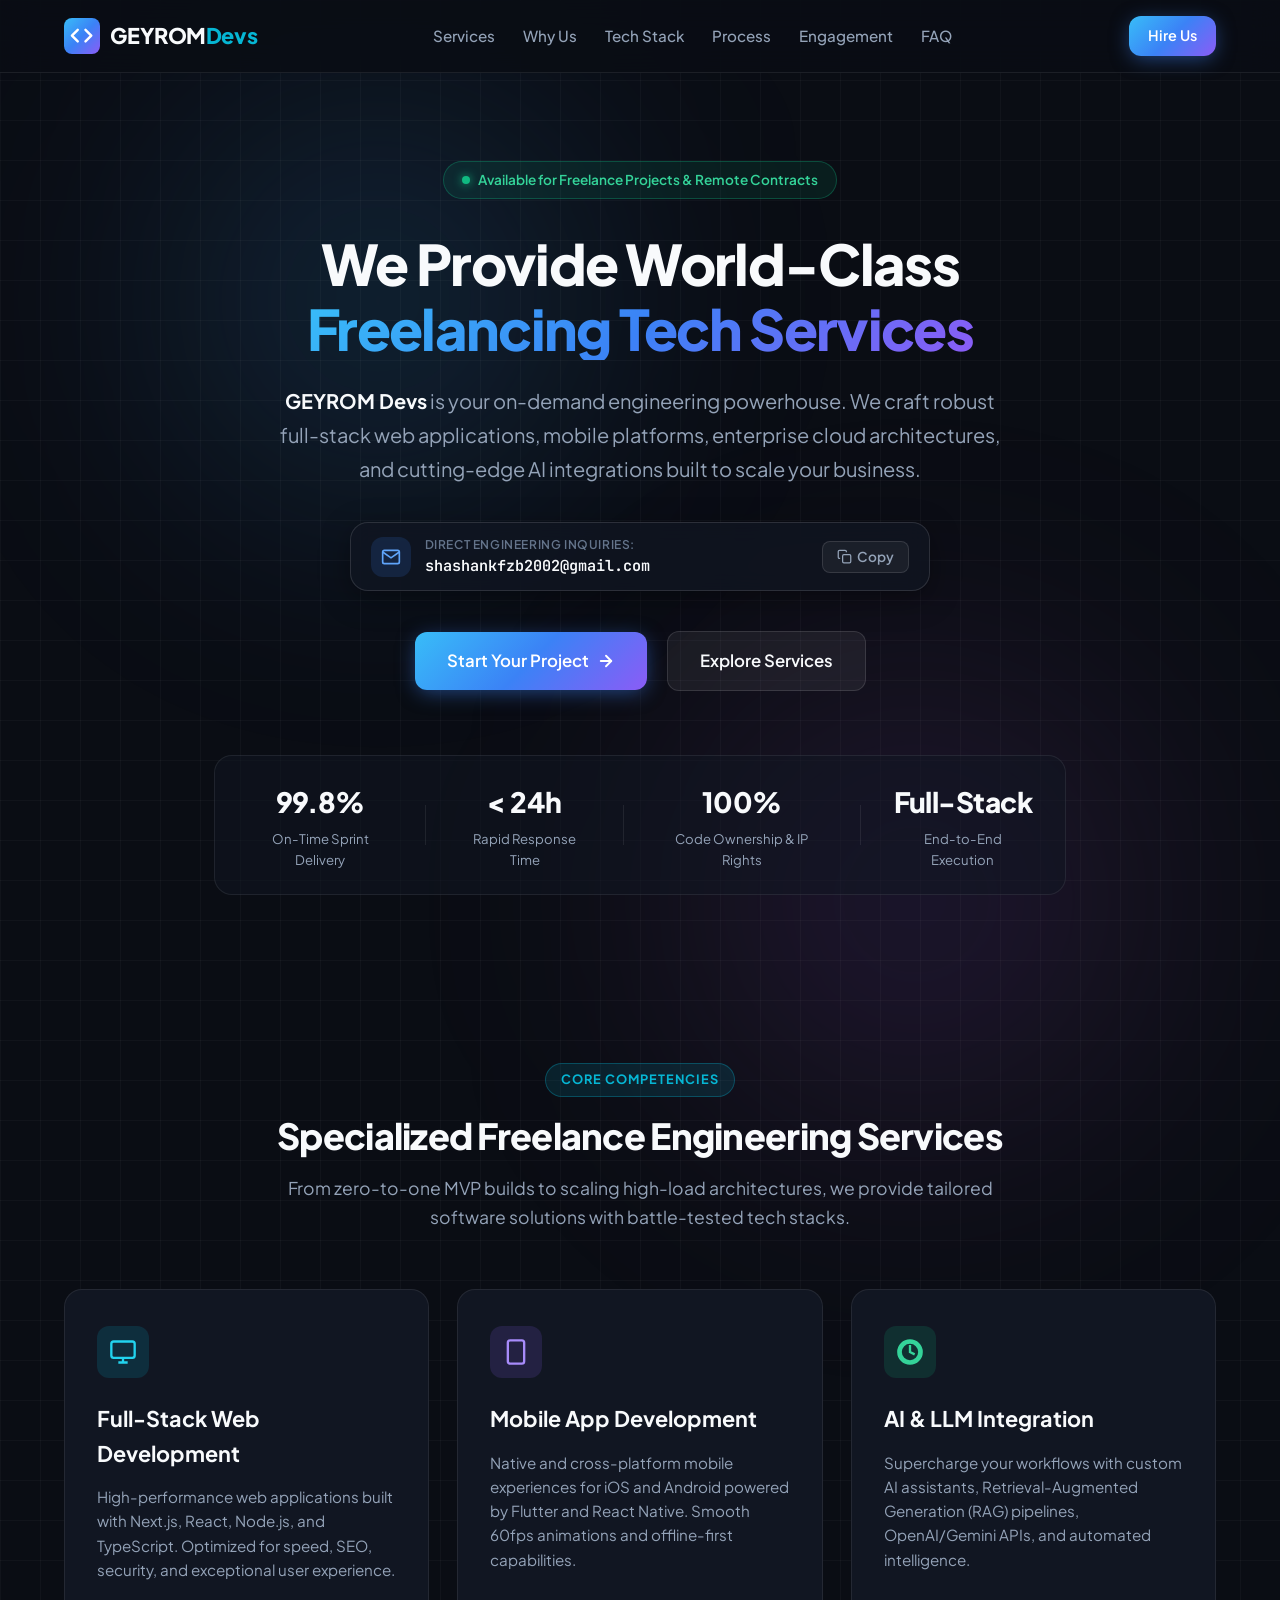
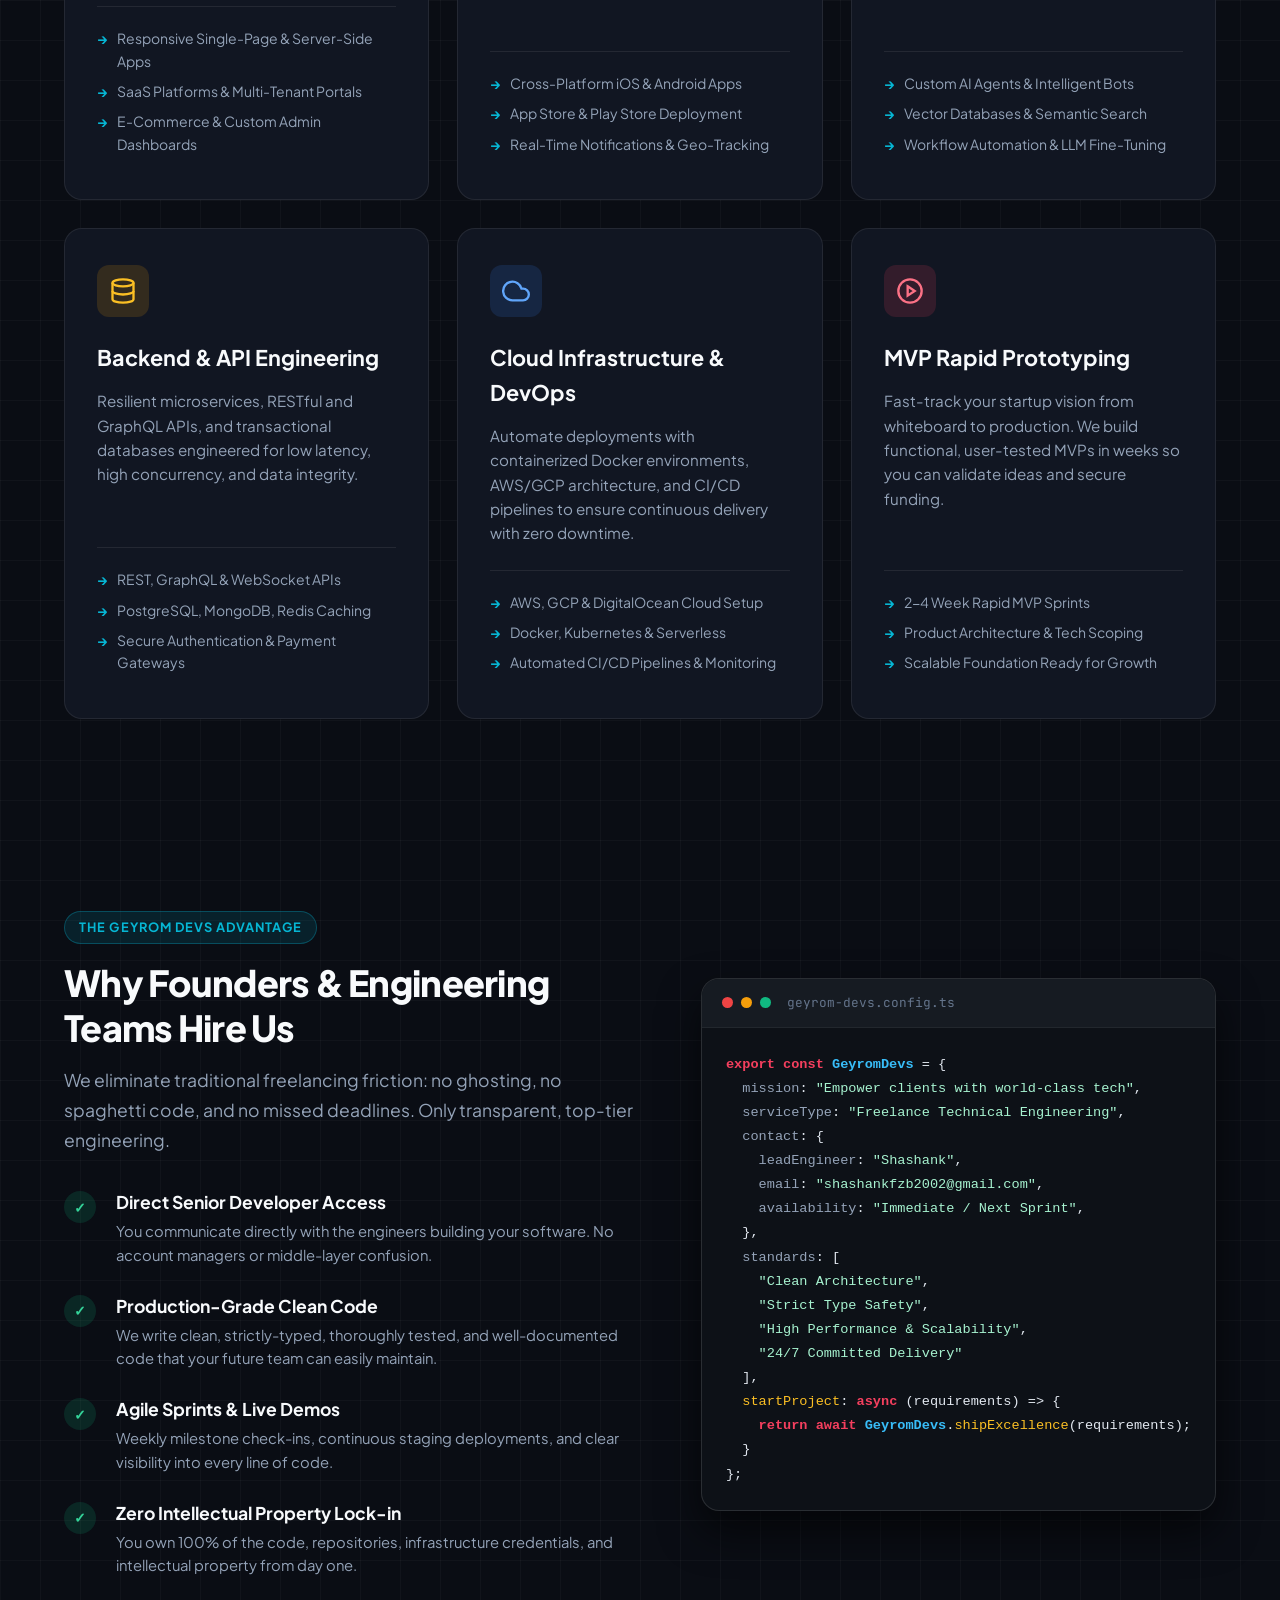
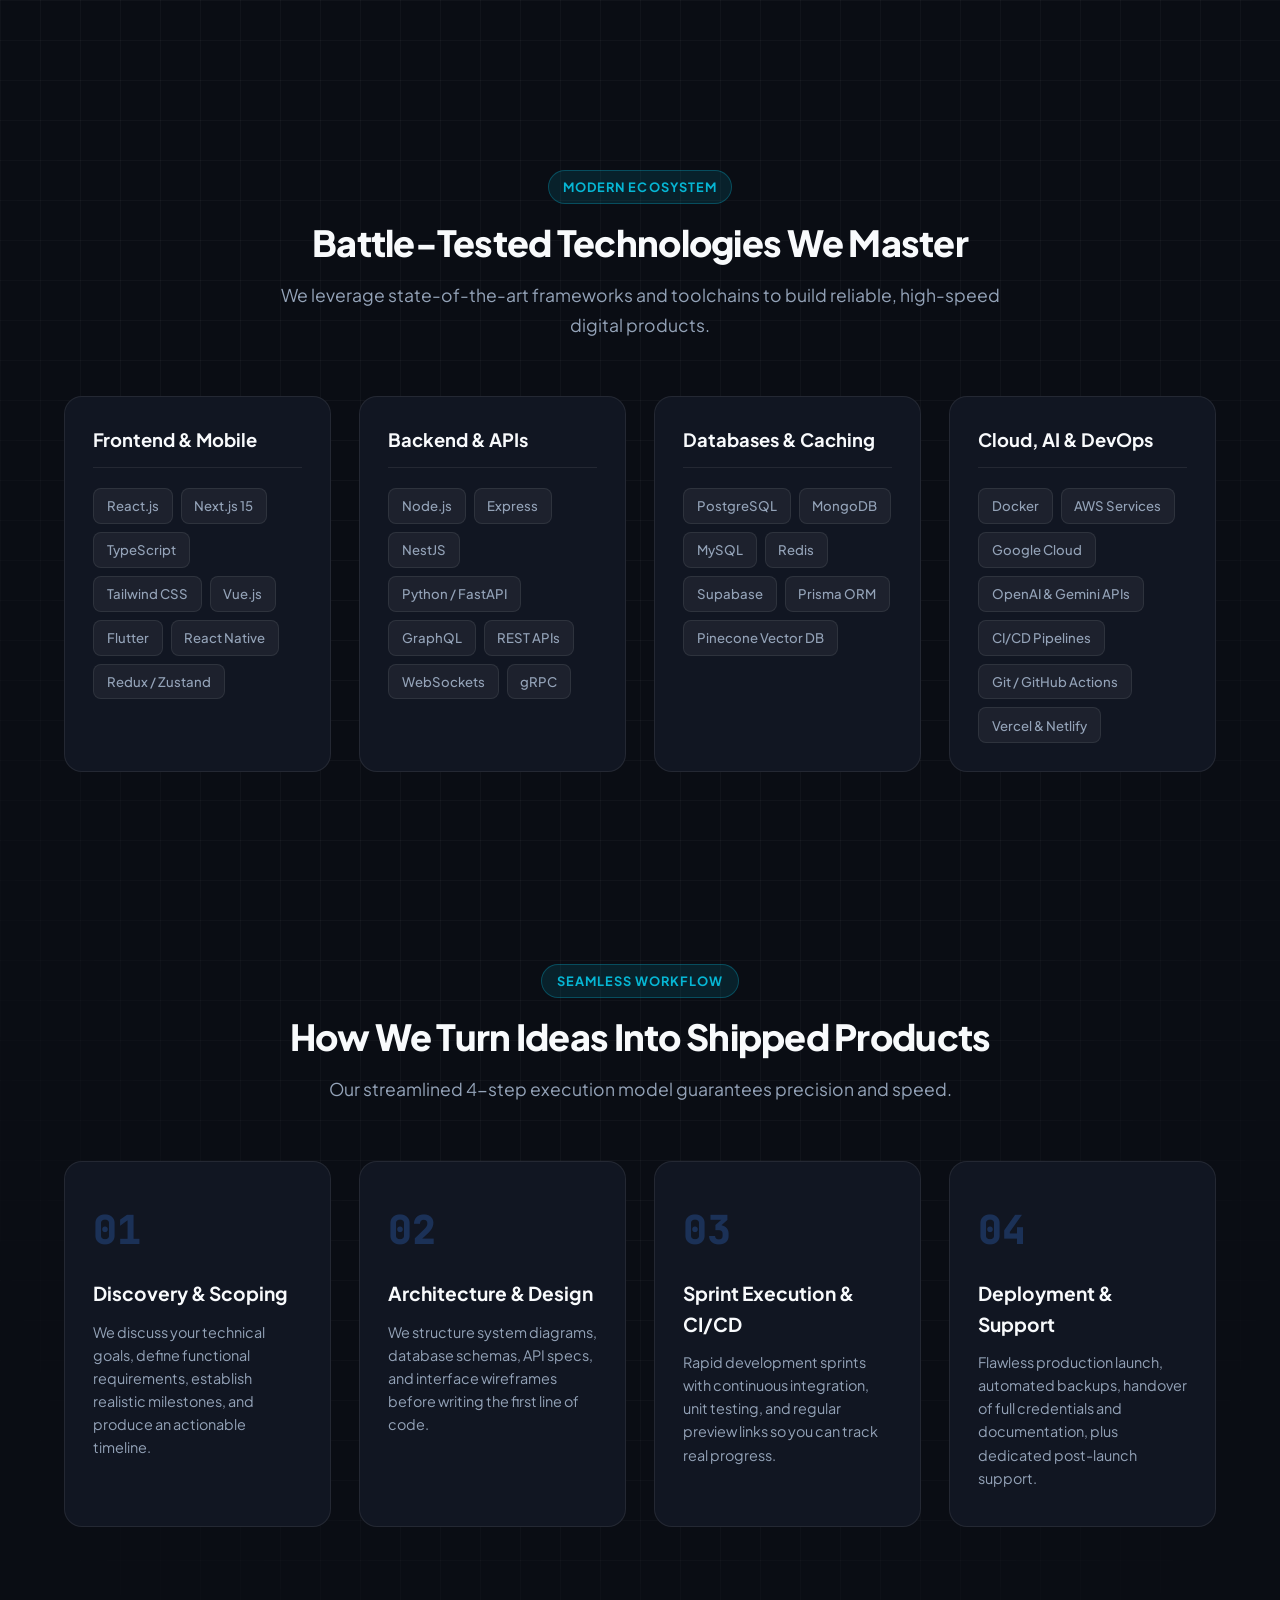
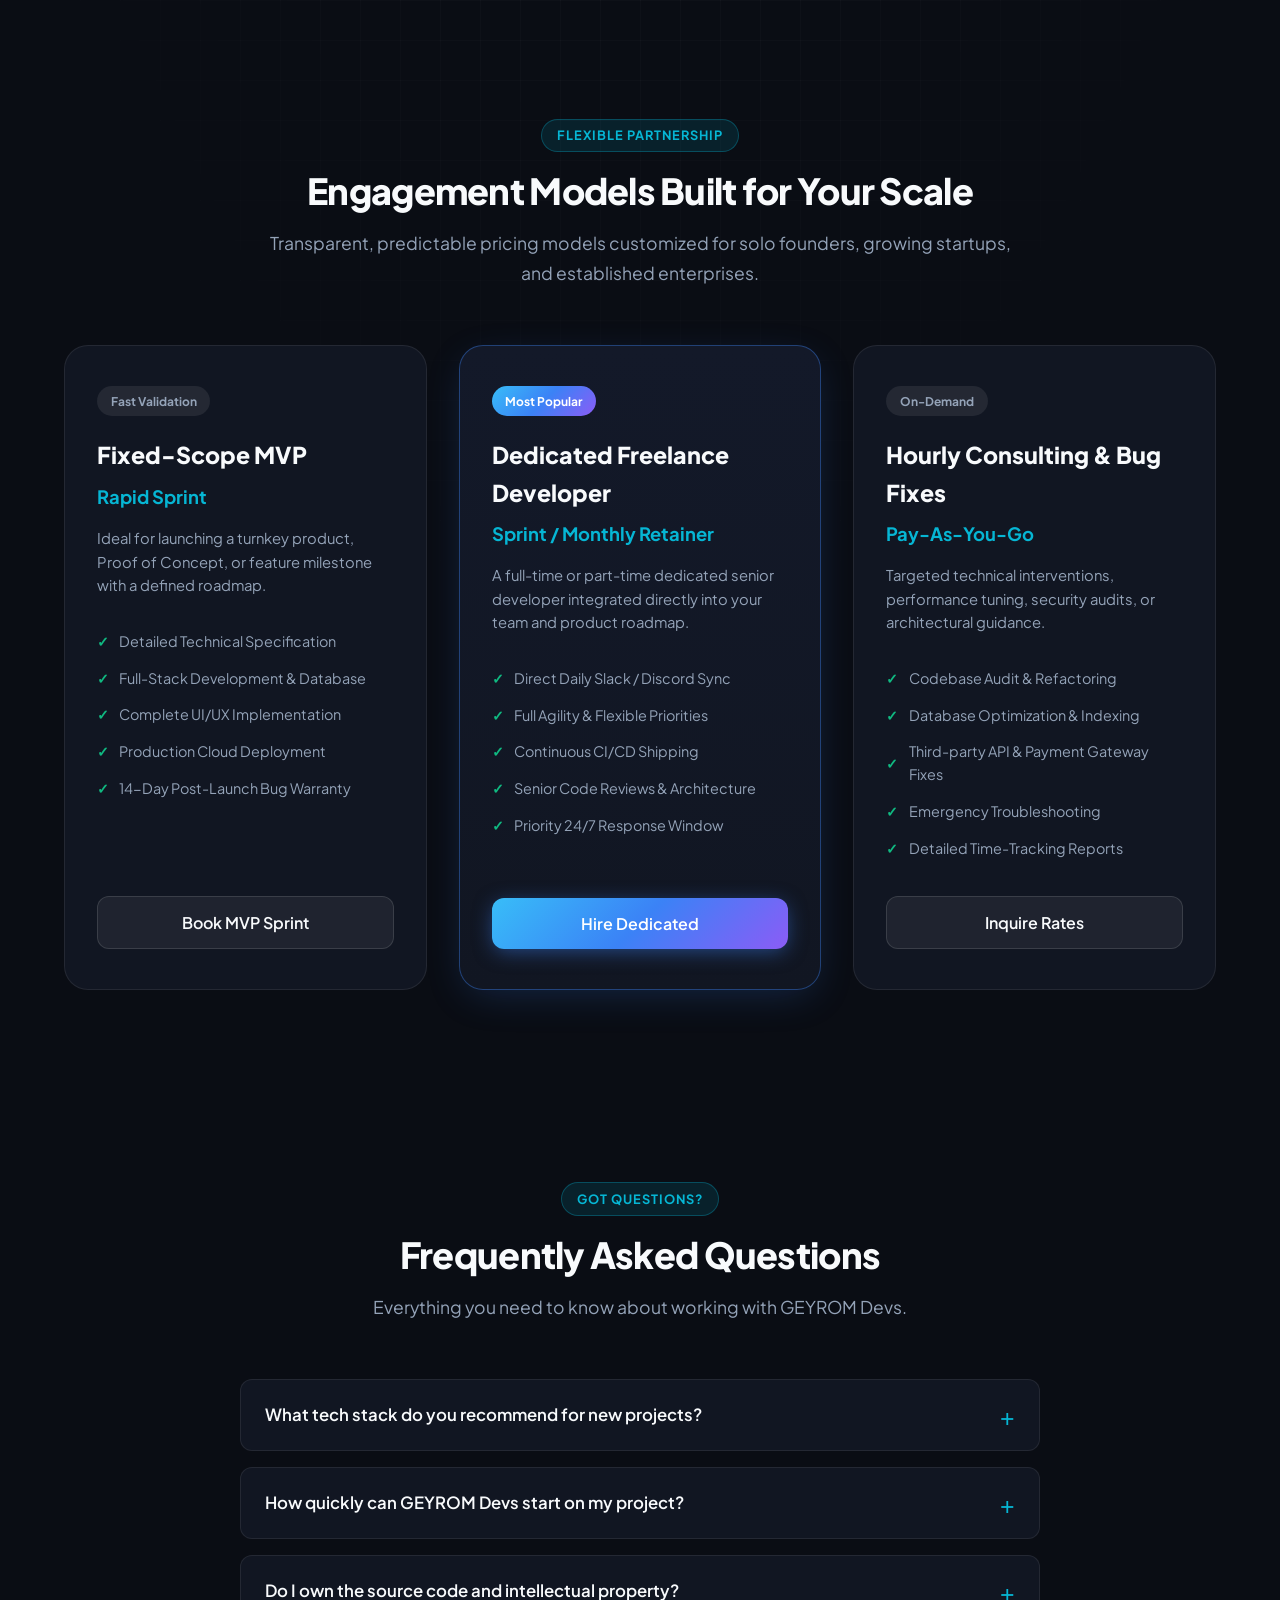
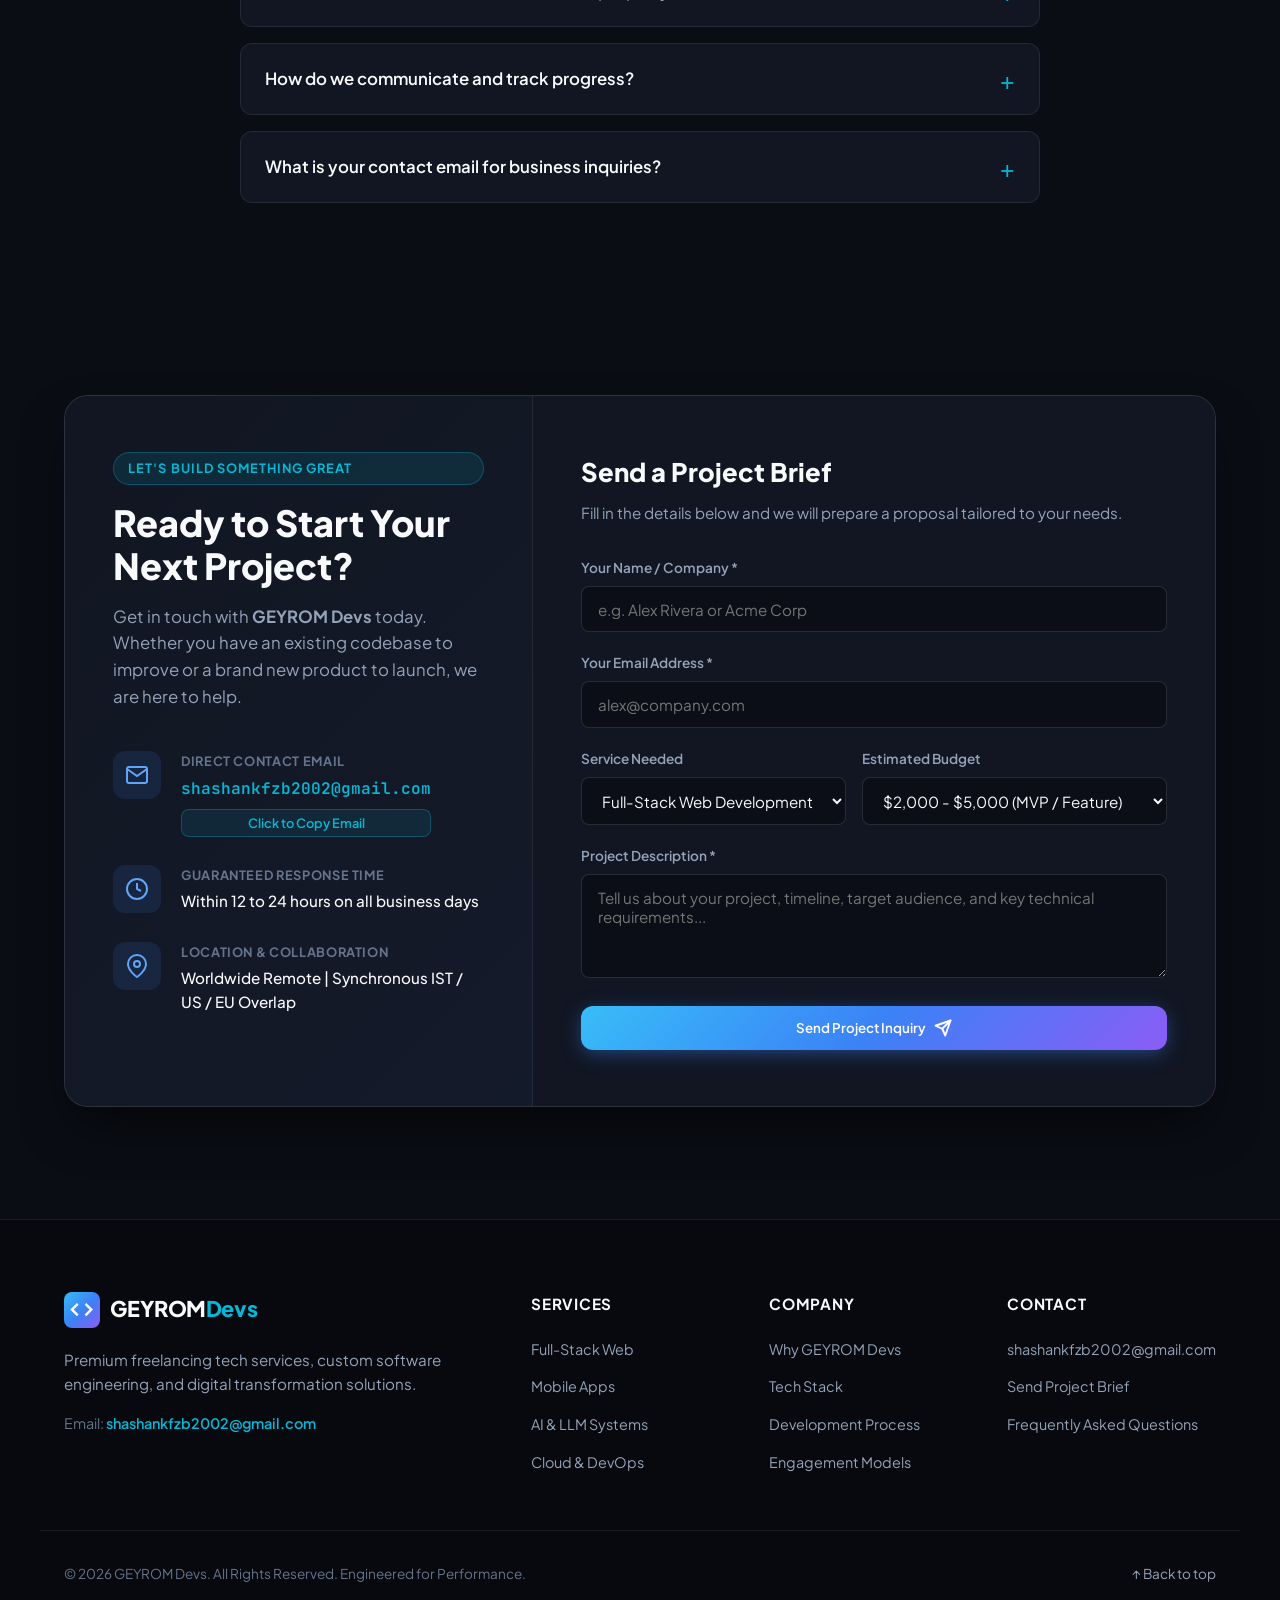
<file: index.html>
<!DOCTYPE html>
<html lang="en">
<head>
  <meta charset="UTF-8">
  <meta name="viewport" content="width=device-width, initial-scale=1.0">
  <meta name="description" content="GEYROM Devs - Professional Freelancing Tech Services. Full-Stack Web & Mobile Apps, AI Engineering, Cloud Architecture, and Custom Software Solutions.">
  <meta name="keywords" content="GEYROM Devs, Freelance Developers, Tech Services, Full Stack Development, React, Node.js, AI Integration, Cloud DevOps">
  <meta name="author" content="GEYROM Devs">
  <title>GEYROM Devs | Professional Freelance Tech & Software Services</title>
  
  <!-- Google Fonts -->
  <link rel="preconnect" href="https://fonts.googleapis.com">
  <link rel="preconnect" href="https://fonts.gstatic.com" crossorigin>
  <link href="https://fonts.googleapis.com/css2?family=Plus+Jakarta+Sans:wght@300;400;500;600;700;800&family=JetBrains+Mono:wght@400;500;600&display=swap" rel="stylesheet">
  
  <link rel="stylesheet" href="styles.css">
</head>
<body>
  <!-- Ambient background glow elements -->
  <div class="glow-sphere sphere-1" aria-hidden="true"></div>
  <div class="glow-sphere sphere-2" aria-hidden="true"></div>
  <div class="glow-grid" aria-hidden="true"></div>

  <!-- Notification Toast -->
  <div id="toast" class="toast" role="alert" aria-live="assertive">Email copied to clipboard!</div>

  <!-- Navigation Bar -->
  <header class="navbar" id="navbar">
    <div class="container nav-container">
      <a href="#hero" class="brand-logo" aria-label="GEYROM Devs Home">
        <span class="logo-icon">
          <svg viewBox="0 0 24 24" fill="none" stroke="currentColor" stroke-width="2.5" stroke-linecap="round" stroke-linejoin="round">
            <polyline points="16 18 22 12 16 6"></polyline>
            <polyline points="8 6 2 12 8 18"></polyline>
          </svg>
        </span>
        <span class="logo-text">GEYROM<span class="accent-text">Devs</span></span>
      </a>

      <nav class="nav-menu" id="nav-menu" aria-label="Main Navigation">
        <ul class="nav-list">
          <li><a href="#services" class="nav-link">Services</a></li>
          <li><a href="#why-us" class="nav-link">Why Us</a></li>
          <li><a href="#tech-stack" class="nav-link">Tech Stack</a></li>
          <li><a href="#process" class="nav-link">Process</a></li>
          <li><a href="#pricing" class="nav-link">Engagement</a></li>
          <li><a href="#faq" class="nav-link">FAQ</a></li>
        </ul>
        <div class="nav-cta-mobile">
          <a href="#contact" class="btn btn-primary btn-sm">Hire Us</a>
        </div>
      </nav>

      <div class="nav-actions">
        <a href="#contact" class="btn btn-primary btn-sm desktop-only">Hire Us</a>
        <button class="hamburger-btn" id="hamburger-btn" aria-label="Toggle navigation menu" aria-expanded="false">
          <span></span>
          <span></span>
          <span></span>
        </button>
      </div>
    </div>
  </header>

  <main>
    <!-- Hero Section -->
    <section class="hero-section" id="hero">
      <div class="container hero-container">
        <div class="hero-badge">
          <span class="status-indicator"></span>
          <span>Available for Freelance Projects &amp; Remote Contracts</span>
        </div>

        <h1 class="hero-title">
          We Provide World-Class <br>
          <span class="gradient-text">Freelancing Tech Services</span>
        </h1>

        <p class="hero-description">
          <strong>GEYROM Devs</strong> is your on-demand engineering powerhouse. We craft robust full-stack web applications, mobile platforms, enterprise cloud architectures, and cutting-edge AI integrations built to scale your business.
        </p>

        <!-- Direct Email Pill Banner -->
        <div class="contact-pill-card">
          <div class="contact-pill-left">
            <span class="mail-icon">
              <svg width="20" height="20" viewBox="0 0 24 24" fill="none" stroke="currentColor" stroke-width="2">
                <path d="M4 4h16c1.1 0 2 .9 2 2v12c0 1.1-.9 2-2 2H4c-1.1 0-2-.9-2-2V6c0-1.1.9-2 2-2z"></path>
                <polyline points="22,6 12,13 2,6"></polyline>
              </svg>
            </span>
            <div class="email-details">
              <span class="email-label">Direct Engineering Inquiries:</span>
              <a href="mailto:shashankfzb2002@gmail.com" class="email-address">shashankfzb2002@gmail.com</a>
            </div>
          </div>
          <button class="btn btn-outline-sm copy-email-btn" data-email="shashankfzb2002@gmail.com" title="Copy email address">
            <svg width="15" height="15" viewBox="0 0 24 24" fill="none" stroke="currentColor" stroke-width="2">
              <rect x="9" y="9" width="13" height="13" rx="2" ry="2"></rect>
              <path d="M5 15H4a2 2 0 0 1-2-2V4a2 2 0 0 1 2-2h9a2 2 0 0 1 2 2v1"></path>
            </svg>
            <span>Copy</span>
          </button>
        </div>

        <div class="hero-cta-group">
          <a href="#contact" class="btn btn-primary btn-lg">
            <span>Start Your Project</span>
            <svg width="18" height="18" viewBox="0 0 24 24" fill="none" stroke="currentColor" stroke-width="2.5" stroke-linecap="round" stroke-linejoin="round">
              <line x1="5" y1="12" x2="19" y2="12"></line>
              <polyline points="12 5 19 12 12 19"></polyline>
            </svg>
          </a>
          <a href="#services" class="btn btn-secondary btn-lg">Explore Services</a>
        </div>

        <div class="hero-metrics">
          <div class="metric-item">
            <span class="metric-number">99.8%</span>
            <span class="metric-label">On-Time Sprint Delivery</span>
          </div>
          <div class="metric-divider"></div>
          <div class="metric-item">
            <span class="metric-number">&lt; 24h</span>
            <span class="metric-label">Rapid Response Time</span>
          </div>
          <div class="metric-divider"></div>
          <div class="metric-item">
            <span class="metric-number">100%</span>
            <span class="metric-label">Code Ownership &amp; IP Rights</span>
          </div>
          <div class="metric-divider"></div>
          <div class="metric-item">
            <span class="metric-number">Full-Stack</span>
            <span class="metric-label">End-to-End Execution</span>
          </div>
        </div>
      </div>
    </section>

    <!-- Services Section -->
    <section class="section services-section" id="services">
      <div class="container">
        <div class="section-header text-center">
          <span class="section-tag">Core Competencies</span>
          <h2 class="section-title">Specialized Freelance Engineering Services</h2>
          <p class="section-subtitle">
            From zero-to-one MVP builds to scaling high-load architectures, we provide tailored software solutions with battle-tested tech stacks.
          </p>
        </div>

        <div class="services-grid">
          <!-- Card 1 -->
          <div class="service-card">
            <div class="service-icon icon-cyan">
              <svg viewBox="0 0 24 24" fill="none" stroke="currentColor" stroke-width="2">
                <rect x="2" y="3" width="20" height="14" rx="2" ry="2"></rect>
                <line x1="8" y1="21" x2="16" y2="21"></line>
                <line x1="12" y1="17" x2="12" y2="21"></line>
              </svg>
            </div>
            <h3 class="service-title">Full-Stack Web Development</h3>
            <p class="service-desc">
              High-performance web applications built with Next.js, React, Node.js, and TypeScript. Optimized for speed, SEO, security, and exceptional user experience.
            </p>
            <ul class="service-features">
              <li>Responsive Single-Page &amp; Server-Side Apps</li>
              <li>SaaS Platforms &amp; Multi-Tenant Portals</li>
              <li>E-Commerce &amp; Custom Admin Dashboards</li>
            </ul>
          </div>

          <!-- Card 2 -->
          <div class="service-card">
            <div class="service-icon icon-purple">
              <svg viewBox="0 0 24 24" fill="none" stroke="currentColor" stroke-width="2">
                <rect x="5" y="2" width="14" height="20" rx="2" ry="2"></rect>
                <line x1="12" y1="18" x2="12.01" y2="18"></line>
              </svg>
            </div>
            <h3 class="service-title">Mobile App Development</h3>
            <p class="service-desc">
              Native and cross-platform mobile experiences for iOS and Android powered by Flutter and React Native. Smooth 60fps animations and offline-first capabilities.
            </p>
            <ul class="service-features">
              <li>Cross-Platform iOS &amp; Android Apps</li>
              <li>App Store &amp; Play Store Deployment</li>
              <li>Real-Time Notifications &amp; Geo-Tracking</li>
            </ul>
          </div>

          <!-- Card 3 -->
          <div class="service-card">
            <div class="service-icon icon-emerald">
              <svg viewBox="0 0 24 24" fill="none" stroke="currentColor" stroke-width="2">
                <path d="M12 2a10 10 0 1 0 10 10A10 10 0 0 0 12 2zm0 18a8 8 0 1 1 8-8 8 8 0 0 1-8 8z"></path>
                <path d="M12 6v6l4 2"></path>
              </svg>
            </div>
            <h3 class="service-title">AI &amp; LLM Integration</h3>
            <p class="service-desc">
              Supercharge your workflows with custom AI assistants, Retrieval-Augmented Generation (RAG) pipelines, OpenAI/Gemini APIs, and automated intelligence.
            </p>
            <ul class="service-features">
              <li>Custom AI Agents &amp; Intelligent Bots</li>
              <li>Vector Databases &amp; Semantic Search</li>
              <li>Workflow Automation &amp; LLM Fine-Tuning</li>
            </ul>
          </div>

          <!-- Card 4 -->
          <div class="service-card">
            <div class="service-icon icon-amber">
              <svg viewBox="0 0 24 24" fill="none" stroke="currentColor" stroke-width="2">
                <ellipse cx="12" cy="5" rx="9" ry="3"></ellipse>
                <path d="M21 12c0 1.66-4 3-9 3s-9-1.34-9-3"></path>
                <path d="M3 5v14c0 1.66 4 3 9 3s9-1.34 9-3V5"></path>
              </svg>
            </div>
            <h3 class="service-title">Backend &amp; API Engineering</h3>
            <p class="service-desc">
              Resilient microservices, RESTful and GraphQL APIs, and transactional databases engineered for low latency, high concurrency, and data integrity.
            </p>
            <ul class="service-features">
              <li>REST, GraphQL &amp; WebSocket APIs</li>
              <li>PostgreSQL, MongoDB, Redis Caching</li>
              <li>Secure Authentication &amp; Payment Gateways</li>
            </ul>
          </div>

          <!-- Card 5 -->
          <div class="service-card">
            <div class="service-icon icon-blue">
              <svg viewBox="0 0 24 24" fill="none" stroke="currentColor" stroke-width="2">
                <path d="M18 10h-1.26A8 8 0 1 0 9 20h9a5 5 0 0 0 0-10z"></path>
              </svg>
            </div>
            <h3 class="service-title">Cloud Infrastructure &amp; DevOps</h3>
            <p class="service-desc">
              Automate deployments with containerized Docker environments, AWS/GCP architecture, and CI/CD pipelines to ensure continuous delivery with zero downtime.
            </p>
            <ul class="service-features">
              <li>AWS, GCP &amp; DigitalOcean Cloud Setup</li>
              <li>Docker, Kubernetes &amp; Serverless</li>
              <li>Automated CI/CD Pipelines &amp; Monitoring</li>
            </ul>
          </div>

          <!-- Card 6 -->
          <div class="service-card">
            <div class="service-icon icon-rose">
              <svg viewBox="0 0 24 24" fill="none" stroke="currentColor" stroke-width="2">
                <circle cx="12" cy="12" r="10"></circle>
                <polygon points="10 8 16 12 10 16 10 8"></polygon>
              </svg>
            </div>
            <h3 class="service-title">MVP Rapid Prototyping</h3>
            <p class="service-desc">
              Fast-track your startup vision from whiteboard to production. We build functional, user-tested MVPs in weeks so you can validate ideas and secure funding.
            </p>
            <ul class="service-features">
              <li>2-4 Week Rapid MVP Sprints</li>
              <li>Product Architecture &amp; Tech Scoping</li>
              <li>Scalable Foundation Ready for Growth</li>
            </ul>
          </div>
        </div>
      </div>
    </section>

    <!-- Why Choose GEYROM Devs -->
    <section class="section why-us-section" id="why-us">
      <div class="container">
        <div class="why-us-wrapper">
          <div class="why-us-content">
            <span class="section-tag">The GEYROM Devs Advantage</span>
            <h2 class="section-title">Why Founders &amp; Engineering Teams Hire Us</h2>
            <p class="section-subtitle">
              We eliminate traditional freelancing friction: no ghosting, no spaghetti code, and no missed deadlines. Only transparent, top-tier engineering.
            </p>

            <div class="advantages-list">
              <div class="advantage-item">
                <div class="adv-icon">✓</div>
                <div>
                  <h4>Direct Senior Developer Access</h4>
                  <p>You communicate directly with the engineers building your software. No account managers or middle-layer confusion.</p>
                </div>
              </div>
              <div class="advantage-item">
                <div class="adv-icon">✓</div>
                <div>
                  <h4>Production-Grade Clean Code</h4>
                  <p>We write clean, strictly-typed, thoroughly tested, and well-documented code that your future team can easily maintain.</p>
                </div>
              </div>
              <div class="advantage-item">
                <div class="adv-icon">✓</div>
                <div>
                  <h4>Agile Sprints &amp; Live Demos</h4>
                  <p>Weekly milestone check-ins, continuous staging deployments, and clear visibility into every line of code.</p>
                </div>
              </div>
              <div class="advantage-item">
                <div class="adv-icon">✓</div>
                <div>
                  <h4>Zero Intellectual Property Lock-in</h4>
                  <p>You own 100% of the code, repositories, infrastructure credentials, and intellectual property from day one.</p>
                </div>
              </div>
            </div>
          </div>

          <div class="why-us-card">
            <div class="code-preview-window">
              <div class="window-header">
                <span class="window-dot red"></span>
                <span class="window-dot yellow"></span>
                <span class="window-dot green"></span>
                <span class="window-title">geyrom-devs.config.ts</span>
              </div>
              <pre class="code-content"><code><span class="code-keyword">export const</span> <span class="code-entity">GeyromDevs</span> = {
  <span class="code-prop">mission</span>: <span class="code-string">"Empower clients with world-class tech"</span>,
  <span class="code-prop">serviceType</span>: <span class="code-string">"Freelance Technical Engineering"</span>,
  <span class="code-prop">contact</span>: {
    <span class="code-prop">leadEngineer</span>: <span class="code-string">"Shashank"</span>,
    <span class="code-prop">email</span>: <span class="code-string">"shashankfzb2002@gmail.com"</span>,
    <span class="code-prop">availability</span>: <span class="code-string">"Immediate / Next Sprint"</span>,
  },
  <span class="code-prop">standards</span>: [
    <span class="code-string">"Clean Architecture"</span>,
    <span class="code-string">"Strict Type Safety"</span>,
    <span class="code-string">"High Performance &amp; Scalability"</span>,
    <span class="code-string">"24/7 Committed Delivery"</span>
  ],
  <span class="code-func">startProject</span>: <span class="code-keyword">async</span> (requirements) =&gt; {
    <span class="code-keyword">return await</span> <span class="code-entity">GeyromDevs</span>.<span class="code-func">shipExcellence</span>(requirements);
  }
};</code></pre>
            </div>
          </div>
        </div>
      </div>
    </section>

    <!-- Tech Stack Section -->
    <section class="section tech-stack-section" id="tech-stack">
      <div class="container">
        <div class="section-header text-center">
          <span class="section-tag">Modern Ecosystem</span>
          <h2 class="section-title">Battle-Tested Technologies We Master</h2>
          <p class="section-subtitle">We leverage state-of-the-art frameworks and toolchains to build reliable, high-speed digital products.</p>
        </div>

        <div class="tech-grid">
          <div class="tech-category">
            <h3 class="category-title">Frontend &amp; Mobile</h3>
            <div class="tech-chips">
              <span class="tech-chip">React.js</span>
              <span class="tech-chip">Next.js 15</span>
              <span class="tech-chip">TypeScript</span>
              <span class="tech-chip">Tailwind CSS</span>
              <span class="tech-chip">Vue.js</span>
              <span class="tech-chip">Flutter</span>
              <span class="tech-chip">React Native</span>
              <span class="tech-chip">Redux / Zustand</span>
            </div>
          </div>

          <div class="tech-category">
            <h3 class="category-title">Backend &amp; APIs</h3>
            <div class="tech-chips">
              <span class="tech-chip">Node.js</span>
              <span class="tech-chip">Express</span>
              <span class="tech-chip">NestJS</span>
              <span class="tech-chip">Python / FastAPI</span>
              <span class="tech-chip">GraphQL</span>
              <span class="tech-chip">REST APIs</span>
              <span class="tech-chip">WebSockets</span>
              <span class="tech-chip">gRPC</span>
            </div>
          </div>

          <div class="tech-category">
            <h3 class="category-title">Databases &amp; Caching</h3>
            <div class="tech-chips">
              <span class="tech-chip">PostgreSQL</span>
              <span class="tech-chip">MongoDB</span>
              <span class="tech-chip">MySQL</span>
              <span class="tech-chip">Redis</span>
              <span class="tech-chip">Supabase</span>
              <span class="tech-chip">Prisma ORM</span>
              <span class="tech-chip">Pinecone Vector DB</span>
            </div>
          </div>

          <div class="tech-category">
            <h3 class="category-title">Cloud, AI &amp; DevOps</h3>
            <div class="tech-chips">
              <span class="tech-chip">Docker</span>
              <span class="tech-chip">AWS Services</span>
              <span class="tech-chip">Google Cloud</span>
              <span class="tech-chip">OpenAI &amp; Gemini APIs</span>
              <span class="tech-chip">CI/CD Pipelines</span>
              <span class="tech-chip">Git / GitHub Actions</span>
              <span class="tech-chip">Vercel &amp; Netlify</span>
            </div>
          </div>
        </div>
      </div>
    </section>

    <!-- How We Work / Process -->
    <section class="section process-section" id="process">
      <div class="container">
        <div class="section-header text-center">
          <span class="section-tag">Seamless Workflow</span>
          <h2 class="section-title">How We Turn Ideas Into Shipped Products</h2>
          <p class="section-subtitle">Our streamlined 4-step execution model guarantees precision and speed.</p>
        </div>

        <div class="process-steps">
          <div class="step-card">
            <div class="step-num">01</div>
            <h3 class="step-title">Discovery &amp; Scoping</h3>
            <p class="step-desc">We discuss your technical goals, define functional requirements, establish realistic milestones, and produce an actionable timeline.</p>
          </div>

          <div class="step-card">
            <div class="step-num">02</div>
            <h3 class="step-title">Architecture &amp; Design</h3>
            <p class="step-desc">We structure system diagrams, database schemas, API specs, and interface wireframes before writing the first line of code.</p>
          </div>

          <div class="step-card">
            <div class="step-num">03</div>
            <h3 class="step-title">Sprint Execution &amp; CI/CD</h3>
            <p class="step-desc">Rapid development sprints with continuous integration, unit testing, and regular preview links so you can track real progress.</p>
          </div>

          <div class="step-card">
            <div class="step-num">04</div>
            <h3 class="step-title">Deployment &amp; Support</h3>
            <p class="step-desc">Flawless production launch, automated backups, handover of full credentials and documentation, plus dedicated post-launch support.</p>
          </div>
        </div>
      </div>
    </section>

    <!-- Engagement Models / Pricing -->
    <section class="section pricing-section" id="pricing">
      <div class="container">
        <div class="section-header text-center">
          <span class="section-tag">Flexible Partnership</span>
          <h2 class="section-title">Engagement Models Built for Your Scale</h2>
          <p class="section-subtitle">Transparent, predictable pricing models customized for solo founders, growing startups, and established enterprises.</p>
        </div>

        <div class="pricing-grid">
          <!-- Model 1 -->
          <div class="pricing-card">
            <div class="card-badge">Fast Validation</div>
            <h3 class="pricing-tier">Fixed-Scope MVP</h3>
            <div class="price-val">Rapid Sprint</div>
            <p class="pricing-desc">Ideal for launching a turnkey product, Proof of Concept, or feature milestone with a defined roadmap.</p>
            <ul class="pricing-perks">
              <li>Detailed Technical Specification</li>
              <li>Full-Stack Development &amp; Database</li>
              <li>Complete UI/UX Implementation</li>
              <li>Production Cloud Deployment</li>
              <li>14-Day Post-Launch Bug Warranty</li>
            </ul>
            <a href="#contact" class="btn btn-secondary btn-full">Book MVP Sprint</a>
          </div>

          <!-- Model 2 (Featured) -->
          <div class="pricing-card featured">
            <div class="card-badge highlight-badge">Most Popular</div>
            <h3 class="pricing-tier">Dedicated Freelance Developer</h3>
            <div class="price-val">Sprint / Monthly Retainer</div>
            <p class="pricing-desc">A full-time or part-time dedicated senior developer integrated directly into your team and product roadmap.</p>
            <ul class="pricing-perks">
              <li>Direct Daily Slack / Discord Sync</li>
              <li>Full Agility &amp; Flexible Priorities</li>
              <li>Continuous CI/CD Shipping</li>
              <li>Senior Code Reviews &amp; Architecture</li>
              <li>Priority 24/7 Response Window</li>
            </ul>
            <a href="#contact" class="btn btn-primary btn-full">Hire Dedicated</a>
          </div>

          <!-- Model 3 -->
          <div class="pricing-card">
            <div class="card-badge">On-Demand</div>
            <h3 class="pricing-tier">Hourly Consulting &amp; Bug Fixes</h3>
            <div class="price-val">Pay-As-You-Go</div>
            <p class="pricing-desc">Targeted technical interventions, performance tuning, security audits, or architectural guidance.</p>
            <ul class="pricing-perks">
              <li>Codebase Audit &amp; Refactoring</li>
              <li>Database Optimization &amp; Indexing</li>
              <li>Third-party API &amp; Payment Gateway Fixes</li>
              <li>Emergency Troubleshooting</li>
              <li>Detailed Time-Tracking Reports</li>
            </ul>
            <a href="#contact" class="btn btn-secondary btn-full">Inquire Rates</a>
          </div>
        </div>
      </div>
    </section>

    <!-- FAQ Section -->
    <section class="section faq-section" id="faq">
      <div class="container">
        <div class="section-header text-center">
          <span class="section-tag">Got Questions?</span>
          <h2 class="section-title">Frequently Asked Questions</h2>
          <p class="section-subtitle">Everything you need to know about working with GEYROM Devs.</p>
        </div>

        <div class="faq-accordion">
          <div class="faq-item">
            <button class="faq-trigger" aria-expanded="false">
              <span>What tech stack do you recommend for new projects?</span>
              <span class="faq-icon">+</span>
            </button>
            <div class="faq-content">
              <p>For modern web applications, we typically recommend Next.js/React with TypeScript on the frontend, and Node.js or Python with PostgreSQL on the backend. For cross-platform mobile apps, Flutter and React Native provide the fastest time-to-market with top native performance.</p>
            </div>
          </div>

          <div class="faq-item">
            <button class="faq-trigger" aria-expanded="false">
              <span>How quickly can GEYROM Devs start on my project?</span>
              <span class="faq-icon">+</span>
            </button>
            <div class="faq-content">
              <p>Depending on our current sprint schedule, we typically onboard and begin work within 2 to 5 business days following requirement alignment and kickoff confirmation.</p>
            </div>
          </div>

          <div class="faq-item">
            <button class="faq-trigger" aria-expanded="false">
              <span>Do I own the source code and intellectual property?</span>
              <span class="faq-icon">+</span>
            </button>
            <div class="faq-content">
              <p>Yes, 100%. All source code, design assets, database schemas, and documentation created during our contract belong entirely to you upon payment.</p>
            </div>
          </div>

          <div class="faq-item">
            <button class="faq-trigger" aria-expanded="false">
              <span>How do we communicate and track progress?</span>
              <span class="faq-icon">+</span>
            </button>
            <div class="faq-content">
              <p>We believe in radical transparency. We communicate via Slack, Discord, or Email, hold weekly video check-ins, and provide private GitHub repository access with staging deployments for real-time testing.</p>
            </div>
          </div>

          <div class="faq-item">
            <button class="faq-trigger" aria-expanded="false">
              <span>What is your contact email for business inquiries?</span>
              <span class="faq-icon">+</span>
            </button>
            <div class="faq-content">
              <p>You can reach our lead developer directly at <a href="mailto:shashankfzb2002@gmail.com" class="text-link">shashankfzb2002@gmail.com</a>. We respond to all project inquiries within 24 hours.</p>
            </div>
          </div>
        </div>
      </div>
    </section>

    <!-- Contact & Project Inquiry Section -->
    <section class="section contact-section" id="contact">
      <div class="container">
        <div class="contact-card-wrapper">
          <div class="contact-info-panel">
            <span class="section-tag">Let's Build Something Great</span>
            <h2 class="contact-heading">Ready to Start Your Next Project?</h2>
            <p class="contact-lead">
              Get in touch with <strong>GEYROM Devs</strong> today. Whether you have an existing codebase to improve or a brand new product to launch, we are here to help.
            </p>

            <div class="contact-methods">
              <!-- Primary Email Box -->
              <div class="contact-method-card">
                <div class="method-icon">
                  <svg width="24" height="24" viewBox="0 0 24 24" fill="none" stroke="currentColor" stroke-width="2">
                    <path d="M4 4h16c1.1 0 2 .9 2 2v12c0 1.1-.9 2-2 2H4c-1.1 0-2-.9-2-2V6c0-1.1.9-2 2-2z"></path>
                    <polyline points="22,6 12,13 2,6"></polyline>
                  </svg>
                </div>
                <div class="method-details">
                  <span class="method-title">Direct Contact Email</span>
                  <a href="mailto:shashankfzb2002@gmail.com" class="method-value">shashankfzb2002@gmail.com</a>
                  <button class="btn btn-outline-xs copy-email-btn" data-email="shashankfzb2002@gmail.com">
                    Click to Copy Email
                  </button>
                </div>
              </div>

              <div class="contact-method-card">
                <div class="method-icon">
                  <svg width="24" height="24" viewBox="0 0 24 24" fill="none" stroke="currentColor" stroke-width="2">
                    <circle cx="12" cy="12" r="10"></circle>
                    <polyline points="12 6 12 12 16 14"></polyline>
                  </svg>
                </div>
                <div class="method-details">
                  <span class="method-title">Guaranteed Response Time</span>
                  <span class="method-text">Within 12 to 24 hours on all business days</span>
                </div>
              </div>

              <div class="contact-method-card">
                <div class="method-icon">
                  <svg width="24" height="24" viewBox="0 0 24 24" fill="none" stroke="currentColor" stroke-width="2">
                    <path d="M21 10c0 7-9 13-9 13s-9-6-9-13a9 9 0 0 1 18 0z"></path>
                    <circle cx="12" cy="10" r="3"></circle>
                  </svg>
                </div>
                <div class="method-details">
                  <span class="method-title">Location &amp; Collaboration</span>
                  <span class="method-text">Worldwide Remote | Synchronous IST / US / EU Overlap</span>
                </div>
              </div>
            </div>
          </div>

          <!-- Interactive Contact Form -->
          <div class="contact-form-panel">
            <h3 class="form-title">Send a Project Brief</h3>
            <p class="form-subtitle">Fill in the details below and we will prepare a proposal tailored to your needs.</p>

            <form id="contact-form" class="styled-form">
              <div class="form-group">
                <label for="name">Your Name / Company *</label>
                <input type="text" id="name" name="name" required placeholder="e.g. Alex Rivera or Acme Corp" class="form-input">
              </div>

              <div class="form-group">
                <label for="email">Your Email Address *</label>
                <input type="email" id="email" name="email" required placeholder="alex@company.com" class="form-input">
              </div>

              <div class="form-row">
                <div class="form-group">
                  <label for="service">Service Needed</label>
                  <select id="service" name="service" class="form-select">
                    <option value="Full-Stack Web App">Full-Stack Web Development</option>
                    <option value="Mobile App (iOS/Android)">Mobile App Development</option>
                    <option value="AI & LLM Integration">AI &amp; LLM Engineering</option>
                    <option value="Cloud Architecture & DevOps">Cloud &amp; DevOps</option>
                    <option value="Backend API & Microservices">Backend API &amp; Microservices</option>
                    <option value="Turnkey MVP Build">Turnkey MVP Build</option>
                    <option value="Other Technical Consulting">Other Technical Consulting</option>
                  </select>
                </div>

                <div class="form-group">
                  <label for="budget">Estimated Budget</label>
                  <select id="budget" name="budget" class="form-select">
                    <option value="Under $2,000">Under $2,000 (Quick Sprint / Fixes)</option>
                    <option value="$2,000 - $5,000" selected>$2,000 - $5,000 (MVP / Feature)</option>
                    <option value="$5,000 - $15,000">$5,000 - $15,000 (Complete App)</option>
                    <option value="$15,000+">$15,000+ (Enterprise / Retainer)</option>
                  </select>
                </div>
              </div>

              <div class="form-group">
                <label for="message">Project Description *</label>
                <textarea id="message" name="message" rows="4" required placeholder="Tell us about your project, timeline, target audience, and key technical requirements..." class="form-textarea"></textarea>
              </div>

              <button type="submit" class="btn btn-primary btn-full submit-btn">
                <span>Send Project Inquiry</span>
                <svg width="18" height="18" viewBox="0 0 24 24" fill="none" stroke="currentColor" stroke-width="2.5" stroke-linecap="round" stroke-linejoin="round">
                  <line x1="22" y1="2" x2="11" y2="13"></line>
                  <polygon points="22 2 15 22 11 13 2 9 22 2"></polygon>
                </svg>
              </button>
            </form>
          </div>
        </div>
      </div>
    </section>
  </main>

  <!-- Footer -->
  <footer class="footer">
    <div class="container footer-container">
      <div class="footer-brand">
        <a href="#hero" class="brand-logo">
          <span class="logo-icon">
            <svg viewBox="0 0 24 24" fill="none" stroke="currentColor" stroke-width="2.5">
              <polyline points="16 18 22 12 16 6"></polyline>
              <polyline points="8 6 2 12 8 18"></polyline>
            </svg>
          </span>
          <span class="logo-text">GEYROM<span class="accent-text">Devs</span></span>
        </a>
        <p class="footer-tagline">
          Premium freelancing tech services, custom software engineering, and digital transformation solutions.
        </p>
        <p class="footer-contact-link">
          Email: <a href="mailto:shashankfzb2002@gmail.com">shashankfzb2002@gmail.com</a>
        </p>
      </div>

      <div class="footer-links-group">
        <div class="footer-col">
          <h4 class="footer-title">Services</h4>
          <ul>
            <li><a href="#services">Full-Stack Web</a></li>
            <li><a href="#services">Mobile Apps</a></li>
            <li><a href="#services">AI &amp; LLM Systems</a></li>
            <li><a href="#services">Cloud &amp; DevOps</a></li>
          </ul>
        </div>

        <div class="footer-col">
          <h4 class="footer-title">Company</h4>
          <ul>
            <li><a href="#why-us">Why GEYROM Devs</a></li>
            <li><a href="#tech-stack">Tech Stack</a></li>
            <li><a href="#process">Development Process</a></li>
            <li><a href="#pricing">Engagement Models</a></li>
          </ul>
        </div>

        <div class="footer-col">
          <h4 class="footer-title">Contact</h4>
          <ul>
            <li><a href="mailto:shashankfzb2002@gmail.com">shashankfzb2002@gmail.com</a></li>
            <li><a href="#contact">Send Project Brief</a></li>
            <li><a href="#faq">Frequently Asked Questions</a></li>
          </ul>
        </div>
      </div>
    </div>

    <div class="container footer-bottom">
      <p>&copy; <span id="current-year">2026</span> GEYROM Devs. All Rights Reserved. Engineered for Performance.</p>
      <a href="#hero" class="back-to-top" aria-label="Back to top">
        ↑ Back to top
      </a>
    </div>
  </footer>

  <script src="script.js"></script>
</body>
</html>
</file>
<file: styles.css>
/* ==========================================================================
   GEYROM Devs - Professional Freelance Tech Services Stylesheet
   Modern, Dark Mode First, High-Performance, Responsive Design
   ========================================================================== */

:root {
  --bg-dark: #0a0d14;
  --bg-card: #111622;
  --bg-card-hover: #161d2d;
  --bg-card-glass: rgba(17, 22, 34, 0.75);
  --bg-nav: rgba(10, 13, 20, 0.85);

  --accent-cyan: #06b6d4;
  --accent-blue: #3b82f6;
  --accent-purple: #8b5cf6;
  --accent-emerald: #10b981;
  --accent-amber: #f59e0b;
  --accent-rose: #f43f5e;

  --text-main: #f8fafc;
  --text-muted: #94a3b8;
  --text-dim: #64748b;

  --border-subtle: rgba(255, 255, 255, 0.08);
  --border-card: rgba(255, 255, 255, 0.12);
  --border-highlight: rgba(59, 130, 246, 0.4);

  --gradient-brand: linear-gradient(135deg, #38bdf8 0%, #3b82f6 50%, #8b5cf6 100%);
  --gradient-glow: radial-gradient(circle, rgba(56, 189, 248, 0.15) 0%, rgba(139, 92, 246, 0.05) 50%, transparent 70%);

  --radius-sm: 8px;
  --radius-md: 12px;
  --radius-lg: 18px;
  --radius-xl: 24px;
  --radius-full: 9999px;

  --transition-fast: 0.2s ease;
  --transition-normal: 0.3s cubic-bezier(0.16, 1, 0.3, 1);

  --font-sans: 'Plus Jakarta Sans', -apple-system, BlinkMacSystemFont, 'Segoe UI', Roboto, sans-serif;
  --font-mono: 'JetBrains Mono', monospace;
}

/* Base & Reset */
*, *::before, *::after {
  box-sizing: border-box;
  margin: 0;
  padding: 0;
}

html {
  scroll-behavior: smooth;
  font-size: 16px;
  color-scheme: dark;
}

body {
  font-family: var(--font-sans);
  background-color: var(--bg-dark);
  color: var(--text-main);
  line-height: 1.6;
  overflow-x: hidden;
  position: relative;
  min-height: 100vh;
}

/* Ambient Background Elements */
.glow-sphere {
  position: absolute;
  border-radius: 50%;
  filter: blur(120px);
  pointer-events: none;
  z-index: 0;
}

.sphere-1 {
  width: 500px;
  height: 500px;
  background: radial-gradient(circle, rgba(56, 189, 248, 0.2) 0%, rgba(59, 130, 246, 0.08) 60%, transparent 100%);
  top: 50px;
  left: 10%;
}

.sphere-2 {
  width: 600px;
  height: 600px;
  background: radial-gradient(circle, rgba(139, 92, 246, 0.18) 0%, rgba(236, 72, 153, 0.05) 60%, transparent 100%);
  top: 600px;
  right: 5%;
}

.glow-grid {
  position: absolute;
  top: 0;
  left: 0;
  width: 100%;
  height: 100%;
  background-image: 
    linear-gradient(to right, rgba(255, 255, 255, 0.03) 1px, transparent 1px),
    linear-gradient(to bottom, rgba(255, 255, 255, 0.03) 1px, transparent 1px);
  background-size: 40px 40px;
  mask-image: radial-gradient(ellipse 80% 50% at 50% 20%, black 70%, transparent 100%);
  -webkit-mask-image: radial-gradient(ellipse 80% 50% at 50% 20%, black 70%, transparent 100%);
  pointer-events: none;
  z-index: 0;
}

/* Layout Utilities */
.container {
  width: 100%;
  max-width: 1200px;
  margin: 0 auto;
  padding: 0 1.5rem;
  position: relative;
  z-index: 1;
}

.section {
  padding: 6rem 0;
}

.text-center {
  text-align: center;
}

.section-header {
  max-width: 760px;
  margin: 0 auto 3.5rem auto;
}

.section-tag {
  display: inline-block;
  padding: 0.35rem 0.9rem;
  font-size: 0.8rem;
  font-weight: 700;
  text-transform: uppercase;
  letter-spacing: 0.08em;
  color: var(--accent-cyan);
  background: rgba(6, 182, 212, 0.12);
  border: 1px solid rgba(6, 182, 212, 0.3);
  border-radius: var(--radius-full);
  margin-bottom: 1rem;
}

.section-title {
  font-size: 2.25rem;
  font-weight: 800;
  line-height: 1.25;
  letter-spacing: -0.02em;
  color: var(--text-main);
  margin-bottom: 1rem;
}

.section-subtitle {
  font-size: 1.1rem;
  color: var(--text-muted);
  line-height: 1.7;
}

.gradient-text {
  background: var(--gradient-brand);
  -webkit-background-clip: text;
  background-clip: text;
  -webkit-text-fill-color: transparent;
  display: inline-block;
}

.accent-text {
  color: var(--accent-cyan);
}

.text-link {
  color: var(--accent-cyan);
  text-decoration: underline;
  text-underline-offset: 4px;
}

/* Toast */
.toast {
  position: fixed;
  bottom: 2rem;
  right: 2rem;
  background: #1e293b;
  color: #38bdf8;
  padding: 0.85rem 1.4rem;
  border-radius: var(--radius-md);
  border: 1px solid rgba(56, 189, 248, 0.4);
  box-shadow: 0 10px 25px -5px rgba(0, 0, 0, 0.5);
  font-weight: 600;
  font-size: 0.95rem;
  z-index: 9999;
  opacity: 0;
  transform: translateY(20px);
  transition: all 0.3s cubic-bezier(0.16, 1, 0.3, 1);
  pointer-events: none;
}

.toast.show {
  opacity: 1;
  transform: translateY(0);
}

/* Buttons */
.btn {
  display: inline-flex;
  align-items: center;
  justify-content: center;
  gap: 0.5rem;
  font-weight: 600;
  border-radius: var(--radius-md);
  text-decoration: none;
  cursor: pointer;
  border: none;
  transition: var(--transition-normal);
  font-family: inherit;
}

.btn-primary {
  background: var(--gradient-brand);
  color: #ffffff;
  padding: 0.8rem 1.75rem;
  box-shadow: 0 4px 20px -2px rgba(59, 130, 246, 0.5);
}

.btn-primary:hover {
  transform: translateY(-2px);
  box-shadow: 0 8px 25px 0 rgba(59, 130, 246, 0.7);
}

.btn-secondary {
  background: rgba(255, 255, 255, 0.06);
  color: var(--text-main);
  padding: 0.8rem 1.75rem;
  border: 1px solid var(--border-card);
}

.btn-secondary:hover {
  background: rgba(255, 255, 255, 0.12);
  border-color: rgba(255, 255, 255, 0.25);
  transform: translateY(-2px);
}

.btn-sm {
  padding: 0.55rem 1.2rem;
  font-size: 0.9rem;
}

.btn-lg {
  padding: 0.95rem 2rem;
  font-size: 1.05rem;
}

.btn-full {
  width: 100%;
}

.btn-outline-sm {
  background: rgba(255, 255, 255, 0.05);
  color: var(--text-muted);
  border: 1px solid var(--border-card);
  padding: 0.4rem 0.85rem;
  border-radius: var(--radius-sm);
  font-size: 0.85rem;
  display: inline-flex;
  align-items: center;
  gap: 0.35rem;
  cursor: pointer;
  transition: var(--transition-fast);
}

.btn-outline-sm:hover {
  color: var(--text-main);
  background: rgba(255, 255, 255, 0.12);
  border-color: var(--accent-cyan);
}

.btn-outline-xs {
  background: rgba(6, 182, 212, 0.1);
  color: var(--accent-cyan);
  border: 1px solid rgba(6, 182, 212, 0.3);
  padding: 0.3rem 0.75rem;
  border-radius: var(--radius-sm);
  font-size: 0.8rem;
  font-weight: 600;
  margin-top: 0.5rem;
  cursor: pointer;
  transition: var(--transition-fast);
}

.btn-outline-xs:hover {
  background: rgba(6, 182, 212, 0.2);
  border-color: var(--accent-cyan);
}

/* Header & Navbar */
.navbar {
  position: sticky;
  top: 0;
  width: 100%;
  background: var(--bg-nav);
  backdrop-filter: blur(16px);
  -webkit-backdrop-filter: blur(16px);
  border-bottom: 1px solid var(--border-subtle);
  z-index: 1000;
  transition: var(--transition-normal);
}

.nav-container {
  display: flex;
  align-items: center;
  justify-content: space-between;
  height: 4.5rem;
}

.brand-logo {
  display: flex;
  align-items: center;
  gap: 0.65rem;
  text-decoration: none;
  color: var(--text-main);
  font-size: 1.35rem;
  font-weight: 800;
  letter-spacing: -0.02em;
}

.logo-icon {
  width: 2.25rem;
  height: 2.25rem;
  background: var(--gradient-brand);
  border-radius: var(--radius-sm);
  display: flex;
  align-items: center;
  justify-content: center;
  color: #ffffff;
  padding: 0.4rem;
}

.nav-menu {
  display: flex;
  align-items: center;
}

.nav-list {
  display: flex;
  align-items: center;
  gap: 1.75rem;
  list-style: none;
}

.nav-link {
  color: var(--text-muted);
  text-decoration: none;
  font-size: 0.95rem;
  font-weight: 500;
  transition: var(--transition-fast);
}

.nav-link:hover {
  color: var(--text-main);
}

.nav-actions {
  display: flex;
  align-items: center;
  gap: 1rem;
}

.hamburger-btn {
  display: none;
  flex-direction: column;
  justify-content: space-around;
  width: 2rem;
  height: 2rem;
  background: transparent;
  border: none;
  cursor: pointer;
  padding: 0;
}

.hamburger-btn span {
  width: 2rem;
  height: 2px;
  background: var(--text-main);
  border-radius: 10px;
  transition: var(--transition-fast);
}

.nav-cta-mobile {
  display: none;
}

/* Hero Section */
.hero-section {
  padding: 5.5rem 0 4.5rem 0;
  text-align: center;
}

.hero-container {
  display: flex;
  flex-direction: column;
  align-items: center;
  max-width: 900px;
}

.hero-badge {
  display: inline-flex;
  align-items: center;
  gap: 0.5rem;
  padding: 0.45rem 1.1rem;
  background: rgba(16, 185, 129, 0.1);
  border: 1px solid rgba(16, 185, 129, 0.3);
  border-radius: var(--radius-full);
  font-size: 0.85rem;
  font-weight: 600;
  color: #34d399;
  margin-bottom: 2rem;
}

.status-indicator {
  width: 8px;
  height: 8px;
  background: #10b981;
  border-radius: 50%;
  box-shadow: 0 0 10px #10b981;
  animation: pulse 2s infinite;
}

@keyframes pulse {
  0% { transform: scale(0.95); opacity: 0.8; }
  50% { transform: scale(1.2); opacity: 1; }
  100% { transform: scale(0.95); opacity: 0.8; }
}

.hero-title {
  font-size: 3.5rem;
  font-weight: 800;
  line-height: 1.15;
  letter-spacing: -0.03em;
  margin-bottom: 1.5rem;
}

.hero-description {
  font-size: 1.25rem;
  color: var(--text-muted);
  max-width: 750px;
  margin-bottom: 2.25rem;
  line-height: 1.7;
}

.hero-description strong {
  color: var(--text-main);
}

/* Contact Pill Card */
.contact-pill-card {
  display: flex;
  align-items: center;
  justify-content: space-between;
  background: var(--bg-card-glass);
  backdrop-filter: blur(12px);
  border: 1px solid var(--border-card);
  padding: 0.75rem 1.25rem;
  border-radius: var(--radius-lg);
  margin-bottom: 2.5rem;
  max-width: 580px;
  width: 100%;
  box-shadow: 0 8px 30px rgba(0, 0, 0, 0.35);
}

.contact-pill-left {
  display: flex;
  align-items: center;
  gap: 0.85rem;
  text-align: left;
}

.mail-icon {
  width: 2.5rem;
  height: 2.5rem;
  border-radius: var(--radius-md);
  background: rgba(59, 130, 246, 0.15);
  color: #60a5fa;
  display: flex;
  align-items: center;
  justify-content: center;
}

.email-details {
  display: flex;
  flex-direction: column;
}

.email-label {
  font-size: 0.75rem;
  text-transform: uppercase;
  letter-spacing: 0.05em;
  color: var(--text-dim);
  font-weight: 600;
}

.email-address {
  font-family: var(--font-mono);
  font-size: 0.95rem;
  color: var(--text-main);
  text-decoration: none;
  font-weight: 600;
}

.email-address:hover {
  color: var(--accent-cyan);
}

.hero-cta-group {
  display: flex;
  align-items: center;
  gap: 1.25rem;
  margin-bottom: 4rem;
  flex-wrap: wrap;
  justify-content: center;
}

/* Hero Metrics */
.hero-metrics {
  display: flex;
  align-items: center;
  justify-content: center;
  background: rgba(17, 22, 34, 0.5);
  border: 1px solid var(--border-subtle);
  border-radius: var(--radius-lg);
  padding: 1.5rem 2rem;
  width: 100%;
  gap: 2rem;
}

.metric-item {
  display: flex;
  flex-direction: column;
  align-items: center;
}

.metric-number {
  font-size: 1.75rem;
  font-weight: 800;
  color: var(--text-main);
  letter-spacing: -0.02em;
}

.metric-label {
  font-size: 0.825rem;
  color: var(--text-muted);
  margin-top: 0.2rem;
}

.metric-divider {
  width: 1px;
  height: 40px;
  background: var(--border-subtle);
}

/* Services Grid */
.services-grid {
  display: grid;
  grid-template-columns: repeat(auto-fit, minmax(320px, 1fr));
  gap: 1.75rem;
}

.service-card {
  background: var(--bg-card);
  border: 1px solid var(--border-subtle);
  border-radius: var(--radius-lg);
  padding: 2.25rem 2rem;
  transition: var(--transition-normal);
  display: flex;
  flex-direction: column;
  position: relative;
  overflow: hidden;
}

.service-card::before {
  content: '';
  position: absolute;
  top: 0;
  left: 0;
  width: 100%;
  height: 3px;
  background: transparent;
  transition: var(--transition-fast);
}

.service-card:hover {
  transform: translateY(-5px);
  border-color: var(--border-highlight);
  background: var(--bg-card-hover);
  box-shadow: 0 15px 35px -10px rgba(0, 0, 0, 0.5);
}

.service-card:hover::before {
  background: var(--gradient-brand);
}

.service-icon {
  width: 3.25rem;
  height: 3.25rem;
  border-radius: var(--radius-md);
  display: flex;
  align-items: center;
  justify-content: center;
  margin-bottom: 1.5rem;
}

.service-icon svg {
  width: 1.75rem;
  height: 1.75rem;
}

.icon-cyan { background: rgba(6, 182, 212, 0.15); color: #22d3ee; }
.icon-purple { background: rgba(139, 92, 246, 0.15); color: #a78bfa; }
.icon-emerald { background: rgba(16, 185, 129, 0.15); color: #34d399; }
.icon-amber { background: rgba(245, 158, 11, 0.15); color: #fbbf24; }
.icon-blue { background: rgba(59, 130, 246, 0.15); color: #60a5fa; }
.icon-rose { background: rgba(244, 63, 94, 0.15); color: #fb7185; }

.service-title {
  font-size: 1.35rem;
  font-weight: 700;
  margin-bottom: 0.85rem;
  color: var(--text-main);
}

.service-desc {
  font-size: 0.95rem;
  color: var(--text-muted);
  line-height: 1.6;
  margin-bottom: 1.5rem;
}

.service-features {
  list-style: none;
  margin-top: auto;
  border-top: 1px solid var(--border-subtle);
  padding-top: 1.25rem;
}

.service-features li {
  font-size: 0.875rem;
  color: var(--text-muted);
  position: relative;
  padding-left: 1.25rem;
  margin-bottom: 0.5rem;
}

.service-features li::before {
  content: "→";
  position: absolute;
  left: 0;
  color: var(--accent-cyan);
  font-weight: 700;
}

/* Why Us Section */
.why-us-wrapper {
  display: grid;
  grid-template-columns: 1.1fr 0.9fr;
  gap: 3.5rem;
  align-items: center;
}

.advantages-list {
  display: flex;
  flex-direction: column;
  gap: 1.5rem;
  margin-top: 2rem;
}

.advantage-item {
  display: flex;
  gap: 1.25rem;
  align-items: flex-start;
}

.adv-icon {
  width: 2rem;
  height: 2rem;
  border-radius: 50%;
  background: rgba(16, 185, 129, 0.15);
  color: #34d399;
  display: flex;
  align-items: center;
  justify-content: center;
  font-weight: 800;
  font-size: 0.9rem;
  flex-shrink: 0;
  margin-top: 0.2rem;
}

.advantage-item h4 {
  font-size: 1.1rem;
  font-weight: 700;
  color: var(--text-main);
  margin-bottom: 0.25rem;
}

.advantage-item p {
  font-size: 0.925rem;
  color: var(--text-muted);
}

/* Code Preview Window */
.code-preview-window {
  background: #0d1117;
  border: 1px solid var(--border-card);
  border-radius: var(--radius-lg);
  overflow: hidden;
  box-shadow: 0 20px 40px rgba(0, 0, 0, 0.6);
}

.window-header {
  display: flex;
  align-items: center;
  gap: 0.5rem;
  padding: 0.85rem 1.25rem;
  background: #161b22;
  border-bottom: 1px solid rgba(255, 255, 255, 0.05);
}

.window-dot {
  width: 11px;
  height: 11px;
  border-radius: 50%;
}

.window-dot.red { background: #ef4444; }
.window-dot.yellow { background: #f59e0b; }
.window-dot.green { background: #10b981; }

.window-title {
  margin-left: 0.5rem;
  font-family: var(--font-mono);
  font-size: 0.8rem;
  color: var(--text-dim);
}

.code-content {
  padding: 1.5rem;
  font-family: var(--font-mono);
  font-size: 0.85rem;
  line-height: 1.7;
  overflow-x: auto;
  color: #e2e8f0;
}

.code-keyword { color: #f43f5e; font-weight: 600; }
.code-entity { color: #38bdf8; font-weight: 600; }
.code-prop { color: #94a3b8; }
.code-string { color: #a7f3d0; }
.code-func { color: #fbbf24; }

/* Tech Stack */
.tech-grid {
  display: grid;
  grid-template-columns: repeat(auto-fit, minmax(260px, 1fr));
  gap: 1.75rem;
}

.tech-category {
  background: var(--bg-card);
  border: 1px solid var(--border-subtle);
  border-radius: var(--radius-lg);
  padding: 1.75rem;
}

.category-title {
  font-size: 1.15rem;
  font-weight: 700;
  color: var(--text-main);
  margin-bottom: 1.25rem;
  border-bottom: 1px solid var(--border-subtle);
  padding-bottom: 0.75rem;
}

.tech-chips {
  display: flex;
  flex-wrap: wrap;
  gap: 0.5rem;
}

.tech-chip {
  background: rgba(255, 255, 255, 0.05);
  border: 1px solid var(--border-subtle);
  color: var(--text-muted);
  font-size: 0.825rem;
  font-weight: 500;
  padding: 0.4rem 0.8rem;
  border-radius: var(--radius-sm);
  transition: var(--transition-fast);
}

.tech-chip:hover {
  background: rgba(59, 130, 246, 0.15);
  border-color: rgba(59, 130, 246, 0.4);
  color: #ffffff;
  transform: translateY(-2px);
}

/* Process Steps */
.process-steps {
  display: grid;
  grid-template-columns: repeat(auto-fit, minmax(240px, 1fr));
  gap: 1.75rem;
}

.step-card {
  background: var(--bg-card);
  border: 1px solid var(--border-subtle);
  border-radius: var(--radius-lg);
  padding: 2.25rem 1.75rem;
  position: relative;
  transition: var(--transition-normal);
}

.step-card:hover {
  transform: translateY(-4px);
  border-color: var(--border-card);
  background: var(--bg-card-hover);
}

.step-num {
  font-family: var(--font-mono);
  font-size: 2.5rem;
  font-weight: 800;
  color: rgba(59, 130, 246, 0.25);
  margin-bottom: 1rem;
}

.step-title {
  font-size: 1.2rem;
  font-weight: 700;
  color: var(--text-main);
  margin-bottom: 0.75rem;
}

.step-desc {
  font-size: 0.9rem;
  color: var(--text-muted);
  line-height: 1.6;
}

/* Pricing / Engagement */
.pricing-grid {
  display: grid;
  grid-template-columns: repeat(auto-fit, minmax(300px, 1fr));
  gap: 2rem;
  align-items: stretch;
}

.pricing-card {
  background: var(--bg-card);
  border: 1px solid var(--border-subtle);
  border-radius: var(--radius-xl);
  padding: 2.5rem 2rem;
  display: flex;
  flex-direction: column;
  position: relative;
  transition: var(--transition-normal);
}

.pricing-card:hover {
  border-color: var(--border-card);
  transform: translateY(-5px);
}

.pricing-card.featured {
  background: linear-gradient(180deg, #131929 0%, #111622 100%);
  border: 1px solid rgba(59, 130, 246, 0.4);
  box-shadow: 0 10px 40px -10px rgba(59, 130, 246, 0.25);
}

.card-badge {
  align-self: flex-start;
  padding: 0.35rem 0.85rem;
  background: rgba(255, 255, 255, 0.08);
  border-radius: var(--radius-full);
  font-size: 0.75rem;
  font-weight: 700;
  color: var(--text-muted);
  margin-bottom: 1.25rem;
}

.highlight-badge {
  background: var(--gradient-brand);
  color: #ffffff;
}

.pricing-tier {
  font-size: 1.45rem;
  font-weight: 800;
  color: var(--text-main);
  margin-bottom: 0.5rem;
}

.price-val {
  font-size: 1.15rem;
  font-weight: 700;
  color: var(--accent-cyan);
  margin-bottom: 1rem;
}

.pricing-desc {
  font-size: 0.925rem;
  color: var(--text-muted);
  margin-bottom: 2rem;
  min-height: 48px;
}

.pricing-perks {
  list-style: none;
  margin-bottom: 2.25rem;
  display: flex;
  flex-direction: column;
  gap: 0.85rem;
  flex-grow: 1;
}

.pricing-perks li {
  font-size: 0.9rem;
  color: var(--text-muted);
  display: flex;
  align-items: center;
  gap: 0.65rem;
}

.pricing-perks li::before {
  content: "✓";
  color: #10b981;
  font-weight: 800;
}

/* FAQ Accordion */
.faq-accordion {
  max-width: 800px;
  margin: 0 auto;
  display: flex;
  flex-direction: column;
  gap: 1rem;
}

.faq-item {
  background: var(--bg-card);
  border: 1px solid var(--border-subtle);
  border-radius: var(--radius-md);
  overflow: hidden;
  transition: var(--transition-fast);
}

.faq-item:hover {
  border-color: var(--border-card);
}

.faq-trigger {
  width: 100%;
  display: flex;
  align-items: center;
  justify-content: space-between;
  padding: 1.25rem 1.5rem;
  background: transparent;
  border: none;
  color: var(--text-main);
  font-size: 1.05rem;
  font-weight: 600;
  text-align: left;
  cursor: pointer;
  font-family: inherit;
}

.faq-icon {
  font-size: 1.5rem;
  font-weight: 400;
  color: var(--accent-cyan);
  transition: transform 0.25s ease;
}

.faq-item.active .faq-icon {
  transform: rotate(45deg);
}

.faq-content {
  max-height: 0;
  overflow: hidden;
  transition: max-height 0.35s ease-out;
  padding: 0 1.5rem;
}

.faq-item.active .faq-content {
  padding-bottom: 1.25rem;
}

.faq-content p {
  font-size: 0.95rem;
  color: var(--text-muted);
  line-height: 1.7;
}

/* Contact Section */
.contact-section {
  padding-bottom: 7rem;
}

.contact-card-wrapper {
  display: grid;
  grid-template-columns: 1fr 1.1fr;
  background: var(--bg-card);
  border: 1px solid var(--border-card);
  border-radius: var(--radius-xl);
  overflow: hidden;
  box-shadow: 0 25px 50px -12px rgba(0, 0, 0, 0.6);
}

.contact-info-panel {
  padding: 3.5rem 3rem;
  background: linear-gradient(135deg, rgba(17, 22, 34, 0.9) 0%, rgba(20, 27, 43, 0.9) 100%);
  border-right: 1px solid var(--border-subtle);
  display: flex;
  flex-direction: column;
}

.contact-heading {
  font-size: 2.25rem;
  font-weight: 800;
  line-height: 1.2;
  margin-bottom: 1rem;
}

.contact-lead {
  font-size: 1.05rem;
  color: var(--text-muted);
  margin-bottom: 2.5rem;
  line-height: 1.6;
}

.contact-methods {
  display: flex;
  flex-direction: column;
  gap: 1.75rem;
}

.contact-method-card {
  display: flex;
  gap: 1.25rem;
  align-items: flex-start;
}

.method-icon {
  width: 3rem;
  height: 3rem;
  border-radius: var(--radius-md);
  background: rgba(59, 130, 246, 0.12);
  color: #60a5fa;
  display: flex;
  align-items: center;
  justify-content: center;
  flex-shrink: 0;
}

.method-details {
  display: flex;
  flex-direction: column;
}

.method-title {
  font-size: 0.8rem;
  text-transform: uppercase;
  letter-spacing: 0.05em;
  color: var(--text-dim);
  font-weight: 700;
  margin-bottom: 0.25rem;
}

.method-value {
  font-family: var(--font-mono);
  font-size: 1rem;
  font-weight: 600;
  color: var(--accent-cyan);
  text-decoration: none;
}

.method-value:hover {
  text-decoration: underline;
}

.method-text {
  font-size: 0.95rem;
  color: var(--text-main);
  font-weight: 500;
}

/* Contact Form Panel */
.contact-form-panel {
  padding: 3.5rem 3rem;
  background: var(--bg-card);
}

.form-title {
  font-size: 1.6rem;
  font-weight: 800;
  margin-bottom: 0.5rem;
}

.form-subtitle {
  font-size: 0.95rem;
  color: var(--text-muted);
  margin-bottom: 2rem;
}

.styled-form {
  display: flex;
  flex-direction: column;
  gap: 1.25rem;
}

.form-row {
  display: grid;
  grid-template-columns: 1fr 1fr;
  gap: 1rem;
}

.form-group {
  display: flex;
  flex-direction: column;
  gap: 0.45rem;
}

.form-group label {
  font-size: 0.85rem;
  font-weight: 600;
  color: var(--text-muted);
}

.form-input, .form-select, .form-textarea {
  background: rgba(10, 13, 20, 0.8);
  border: 1px solid var(--border-card);
  border-radius: var(--radius-sm);
  padding: 0.8rem 1rem;
  color: var(--text-main);
  font-family: inherit;
  font-size: 0.95rem;
  transition: var(--transition-fast);
}

.form-input:focus, .form-select:focus, .form-textarea:focus {
  outline: none;
  border-color: var(--accent-blue);
  box-shadow: 0 0 0 3px rgba(59, 130, 246, 0.2);
}

.form-textarea {
  resize: vertical;
  min-height: 100px;
}

.submit-btn {
  margin-top: 0.5rem;
}

/* Footer */
.footer {
  background: #07090e;
  border-top: 1px solid var(--border-subtle);
  padding: 4.5rem 0 2rem 0;
}

.footer-container {
  display: grid;
  grid-template-columns: 1.5fr 2.5fr;
  gap: 3.5rem;
  margin-bottom: 3.5rem;
}

.footer-brand .brand-logo {
  margin-bottom: 1.25rem;
}

.footer-tagline {
  font-size: 0.95rem;
  color: var(--text-muted);
  max-width: 380px;
  line-height: 1.6;
  margin-bottom: 1rem;
}

.footer-contact-link {
  font-size: 0.9rem;
  color: var(--text-dim);
}

.footer-contact-link a {
  color: var(--accent-cyan);
  text-decoration: none;
  font-weight: 600;
}

.footer-links-group {
  display: grid;
  grid-template-columns: repeat(3, 1fr);
  gap: 2rem;
}

.footer-title {
  font-size: 0.95rem;
  font-weight: 700;
  color: var(--text-main);
  text-transform: uppercase;
  letter-spacing: 0.05em;
  margin-bottom: 1.25rem;
}

.footer-col ul {
  list-style: none;
  display: flex;
  flex-direction: column;
  gap: 0.75rem;
}

.footer-col ul a {
  color: var(--text-muted);
  text-decoration: none;
  font-size: 0.9rem;
  transition: var(--transition-fast);
}

.footer-col ul a:hover {
  color: var(--accent-cyan);
  padding-left: 3px;
}

.footer-bottom {
  display: flex;
  align-items: center;
  justify-content: space-between;
  border-top: 1px solid var(--border-subtle);
  padding-top: 2rem;
  font-size: 0.85rem;
  color: var(--text-dim);
}

.back-to-top {
  color: var(--text-muted);
  text-decoration: none;
  transition: var(--transition-fast);
}

.back-to-top:hover {
  color: var(--accent-cyan);
}

/* Responsive Breakpoints */
@media (max-width: 992px) {
  .hero-title {
    font-size: 2.75rem;
  }

  .why-us-wrapper {
    grid-template-columns: 1fr;
  }

  .contact-card-wrapper {
    grid-template-columns: 1fr;
  }

  .contact-info-panel {
    border-right: none;
    border-bottom: 1px solid var(--border-subtle);
  }

  .footer-container {
    grid-template-columns: 1fr;
  }
}

@media (max-width: 768px) {
  .nav-menu {
    position: fixed;
    top: 4.5rem;
    left: 0;
    width: 100%;
    background: var(--bg-card);
    border-bottom: 1px solid var(--border-card);
    flex-direction: column;
    padding: 2rem 1.5rem;
    transform: translateY(-150%);
    transition: transform 0.3s ease;
    box-shadow: 0 10px 30px rgba(0, 0, 0, 0.5);
  }

  .nav-menu.open {
    transform: translateY(0);
  }

  .nav-list {
    flex-direction: column;
    width: 100%;
    gap: 1.25rem;
    align-items: flex-start;
  }

  .nav-cta-mobile {
    display: block;
    margin-top: 1.5rem;
    width: 100%;
  }

  .nav-cta-mobile .btn {
    width: 100%;
  }

  .desktop-only {
    display: none;
  }

  .hamburger-btn {
    display: flex;
  }

  .hero-title {
    font-size: 2.2rem;
  }

  .hero-metrics {
    flex-direction: column;
    gap: 1.25rem;
  }

  .metric-divider {
    width: 80%;
    height: 1px;
  }

  .contact-pill-card {
    flex-direction: column;
    gap: 1rem;
    text-align: center;
  }

  .contact-pill-left {
    flex-direction: column;
    text-align: center;
  }

  .form-row {
    grid-template-columns: 1fr;
  }

  .footer-links-group {
    grid-template-columns: 1fr;
  }

  .footer-bottom {
    flex-direction: column;
    gap: 1rem;
    text-align: center;
  }
}
</file>
